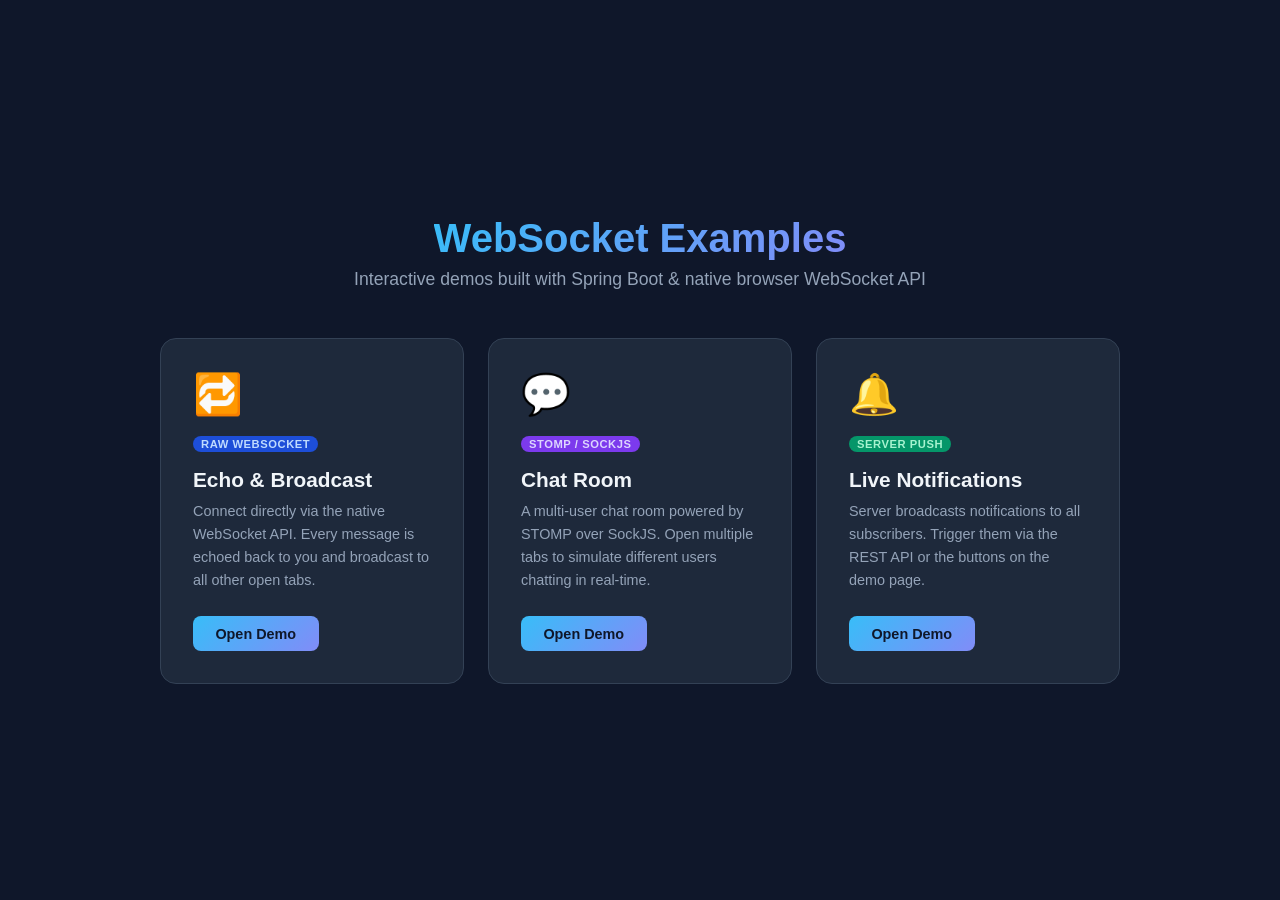
<file: src/main/resources/templates/websocket/index.html>
<!DOCTYPE html>
<html lang="en" xmlns:th="http://www.thymeleaf.org">
<head>
  <meta charset="UTF-8"/>
  <meta name="viewport" content="width=device-width, initial-scale=1"/>
  <title>WebSocket Examples</title>
  <style>
    * { box-sizing: border-box; margin: 0; padding: 0; }
    body { font-family: 'Segoe UI', sans-serif; background: #0f172a; color: #e2e8f0; min-height: 100vh; display: flex; flex-direction: column; align-items: center; justify-content: center; padding: 2rem; }
    h1 { font-size: 2.5rem; margin-bottom: 0.5rem; background: linear-gradient(135deg, #38bdf8, #818cf8); -webkit-background-clip: text; -webkit-text-fill-color: transparent; }
    p.subtitle { color: #94a3b8; margin-bottom: 3rem; font-size: 1.1rem; }
    .cards { display: grid; grid-template-columns: repeat(auto-fit, minmax(280px, 1fr)); gap: 1.5rem; width: 100%; max-width: 960px; }
    .card { background: #1e293b; border: 1px solid #334155; border-radius: 1rem; padding: 2rem; transition: transform .2s, border-color .2s; }
    .card:hover { transform: translateY(-4px); border-color: #38bdf8; }
    .card .icon { font-size: 2.5rem; margin-bottom: 1rem; }
    .card h2 { font-size: 1.3rem; margin-bottom: 0.5rem; color: #f1f5f9; }
    .card p { color: #94a3b8; font-size: 0.9rem; margin-bottom: 1.5rem; line-height: 1.6; }
    .badge { display: inline-block; font-size: 0.7rem; font-weight: 700; padding: 2px 8px; border-radius: 999px; margin-bottom: 1rem; text-transform: uppercase; letter-spacing: .05em; }
    .badge-raw { background: #1d4ed8; color: #bfdbfe; }
    .badge-stomp { background: #7c3aed; color: #ddd6fe; }
    .badge-push { background: #059669; color: #a7f3d0; }
    a.btn { display: inline-block; text-decoration: none; background: linear-gradient(135deg, #38bdf8, #818cf8); color: #0f172a; font-weight: 700; padding: 0.6rem 1.4rem; border-radius: 0.5rem; font-size: 0.9rem; }
    a.btn:hover { opacity: 0.88; }
  </style>
</head>
<body>
  <h1>WebSocket Examples</h1>
  <p class="subtitle">Interactive demos built with Spring Boot &amp; native browser WebSocket API</p>
  <div class="cards">
    <div class="card">
      <div class="icon">🔁</div>
      <span class="badge badge-raw">Raw WebSocket</span>
      <h2>Echo &amp; Broadcast</h2>
      <p>Connect directly via the native WebSocket API. Every message is echoed back to you and broadcast to all other open tabs.</p>
      <a class="btn" href="/websocket/echo">Open Demo</a>
    </div>
    <div class="card">
      <div class="icon">💬</div>
      <span class="badge badge-stomp">STOMP / SockJS</span>
      <h2>Chat Room</h2>
      <p>A multi-user chat room powered by STOMP over SockJS. Open multiple tabs to simulate different users chatting in real-time.</p>
      <a class="btn" href="/websocket/chat">Open Demo</a>
    </div>
    <div class="card">
      <div class="icon">🔔</div>
      <span class="badge badge-push">Server Push</span>
      <h2>Live Notifications</h2>
      <p>Server broadcasts notifications to all subscribers. Trigger them via the REST API or the buttons on the demo page.</p>
      <a class="btn" href="/websocket/notifications">Open Demo</a>
    </div>
  </div>
</body>
</html>
</file>
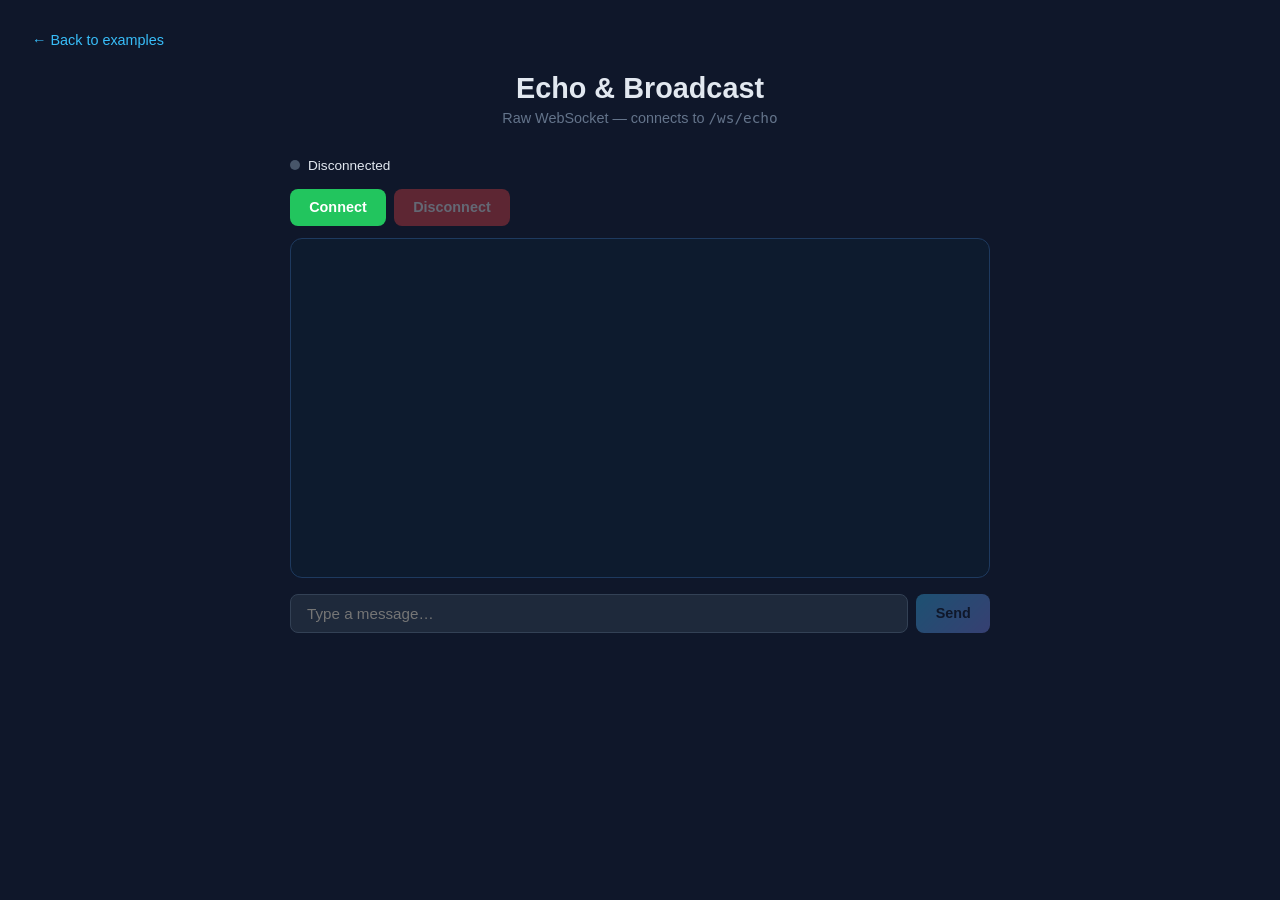
<file: src/main/resources/templates/websocket/echo.html>
<!DOCTYPE html>
<html lang="en" xmlns:th="http://www.thymeleaf.org">
<head>
  <meta charset="UTF-8"/>
  <meta name="viewport" content="width=device-width, initial-scale=1"/>
  <title>Echo – Raw WebSocket</title>
  <style>
    * { box-sizing: border-box; margin: 0; padding: 0; }
    body { font-family: 'Segoe UI', sans-serif; background: #0f172a; color: #e2e8f0; min-height: 100vh; display: flex; flex-direction: column; align-items: center; padding: 2rem; }
    .back { align-self: flex-start; color: #38bdf8; text-decoration: none; margin-bottom: 1.5rem; font-size: 0.9rem; }
    .back:hover { text-decoration: underline; }
    h1 { font-size: 1.8rem; margin-bottom: 0.3rem; }
    .subtitle { color: #64748b; margin-bottom: 2rem; font-size: 0.9rem; }
    .container { width: 100%; max-width: 700px; }
    .status-bar { display: flex; align-items: center; gap: 0.5rem; margin-bottom: 1rem; font-size: 0.85rem; }
    .dot { width: 10px; height: 10px; border-radius: 50%; background: #475569; }
    .dot.connected { background: #22c55e; }
    .dot.error { background: #ef4444; }
    .log { background: #0d1b2e; border: 1px solid #1e3a5f; border-radius: 0.75rem; padding: 1rem; height: 340px; overflow-y: auto; font-family: 'Courier New', monospace; font-size: 0.82rem; margin-bottom: 1rem; }
    .log .entry { padding: 2px 0; line-height: 1.6; }
    .log .entry.server { color: #38bdf8; }
    .log .entry.sent { color: #a78bfa; }
    .log .entry.broadcast { color: #94a3b8; }
    .log .entry.system { color: #64748b; font-style: italic; }
    .controls { display: flex; gap: 0.5rem; }
    input[type=text] { flex: 1; padding: 0.65rem 1rem; background: #1e293b; border: 1px solid #334155; border-radius: 0.5rem; color: #e2e8f0; font-size: 0.95rem; outline: none; }
    input[type=text]:focus { border-color: #38bdf8; }
    button { padding: 0.65rem 1.2rem; border: none; border-radius: 0.5rem; font-size: 0.9rem; font-weight: 600; cursor: pointer; }
    #btnConnect { background: #22c55e; color: #fff; }
    #btnDisconnect { background: #ef4444; color: #fff; }
    #btnSend { background: linear-gradient(135deg, #38bdf8, #818cf8); color: #0f172a; }
    button:disabled { opacity: 0.35; cursor: not-allowed; }
    .row { display: flex; gap: 0.5rem; margin-bottom: 0.75rem; }
  </style>
</head>
<body>
  <a class="back" href="/websocket">← Back to examples</a>
  <h1>Echo &amp; Broadcast</h1>
  <p class="subtitle">Raw WebSocket — connects to <code>/ws/echo</code></p>

  <div class="container">
    <div class="status-bar">
      <div class="dot" id="dot"></div>
      <span id="statusText">Disconnected</span>
    </div>

    <div class="row">
      <button id="btnConnect" onclick="connect()">Connect</button>
      <button id="btnDisconnect" onclick="disconnect()" disabled>Disconnect</button>
    </div>

    <div class="log" id="log"></div>

    <div class="controls">
      <input type="text" id="msgInput" placeholder="Type a message…" onkeydown="if(event.key==='Enter') send()"/>
      <button id="btnSend" onclick="send()" disabled>Send</button>
    </div>
  </div>

  <script>
    let ws = null;

    function log(text, cls) {
      const box = document.getElementById('log');
      const el = document.createElement('div');
      el.className = 'entry ' + (cls || '');
      el.textContent = '[' + new Date().toLocaleTimeString() + '] ' + text;
      box.appendChild(el);
      box.scrollTop = box.scrollHeight;
    }

    function setConnected(connected) {
      document.getElementById('dot').className = 'dot ' + (connected ? 'connected' : '');
      document.getElementById('statusText').textContent = connected ? 'Connected' : 'Disconnected';
      document.getElementById('btnConnect').disabled = connected;
      document.getElementById('btnDisconnect').disabled = !connected;
      document.getElementById('btnSend').disabled = !connected;
    }

    function connect() {
      const proto = location.protocol === 'https:' ? 'wss' : 'ws';
      ws = new WebSocket(proto + '://' + location.host + '/ws/echo');

      ws.onopen = () => { setConnected(true); log('Connection established.', 'system'); };
      ws.onmessage = e => {
        const text = e.data;
        if (text.startsWith('[Echo]')) log(text, 'server');
        else if (text.startsWith('[Client')) log(text, 'broadcast');
        else log(text, 'server');
      };
      ws.onclose = () => { setConnected(false); log('Connection closed.', 'system'); };
      ws.onerror = () => {
        document.getElementById('dot').className = 'dot error';
        document.getElementById('statusText').textContent = 'Error';
        log('WebSocket error occurred.', 'system');
      };
    }

    function disconnect() {
      if (ws) ws.close();
    }

    function send() {
      const input = document.getElementById('msgInput');
      const msg = input.value.trim();
      if (!msg || !ws) return;
      ws.send(msg);
      log('You: ' + msg, 'sent');
      input.value = '';
    }
  </script>
</body>
</html>
</file>
